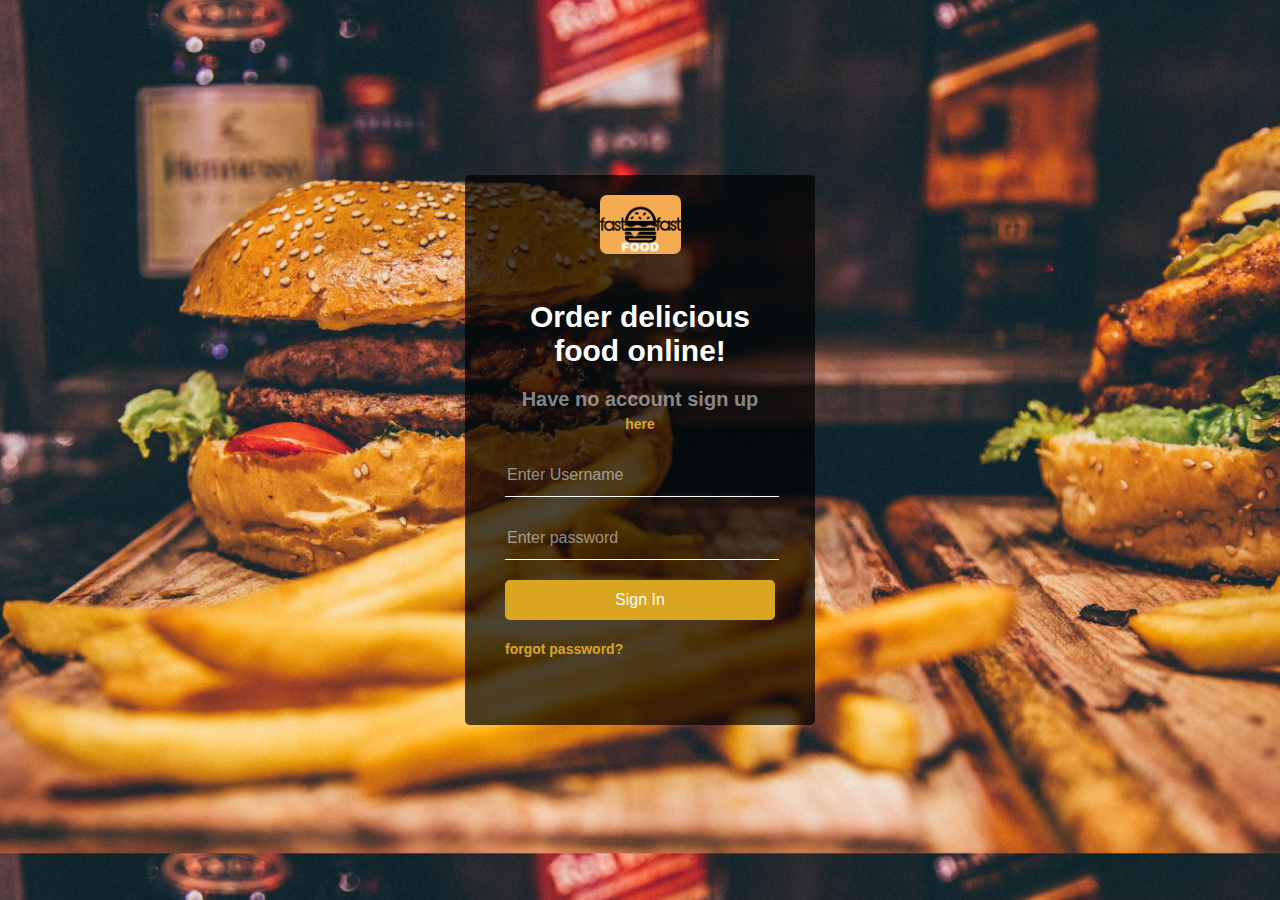
<file: UI/index.html>
<!DOCTYPE html>
<html lang="en">
<head>
    <meta charset="UTF-8">
    <meta name="keywords" content="food, online, delivery">
    <meta name="viewport" content="width=device-width, initial-scale=1.0, maximum-scale=1, user-scalable=no">
    <meta http-equiv="X-UA-Compatible" content="ie=edge, chrome=1">
    <meta name="HandheldFriendly" content="true">
    <title>FastFOODFast | Order Delicious Food Online</title>
    <link rel="stylesheet" type="text/css" href="css/app.css">
</head>
<body>
    <!-- Login form -->
    <form action=" ">
        <div class="loginBox">
            <h2><img src="img/3fs.JPG" width="30%"></h2>
            <h1>Order delicious food online!</h1>
            <h3>Have no account sign up <a href="signup.html">here</a></h3>
            <input type="text" id="username" name="" placeholder="Enter Username" required="">
            <input type="password" id="password" name="" placeholder="Enter password" required="">
            <input type="submit" id="signinButton" name="" value="Sign In">
            <small><a href="#">forgot password?</a></small>
        </div>
    </form> 
    <script src="js/index.js"></script>     
</body>
</html>
</file>
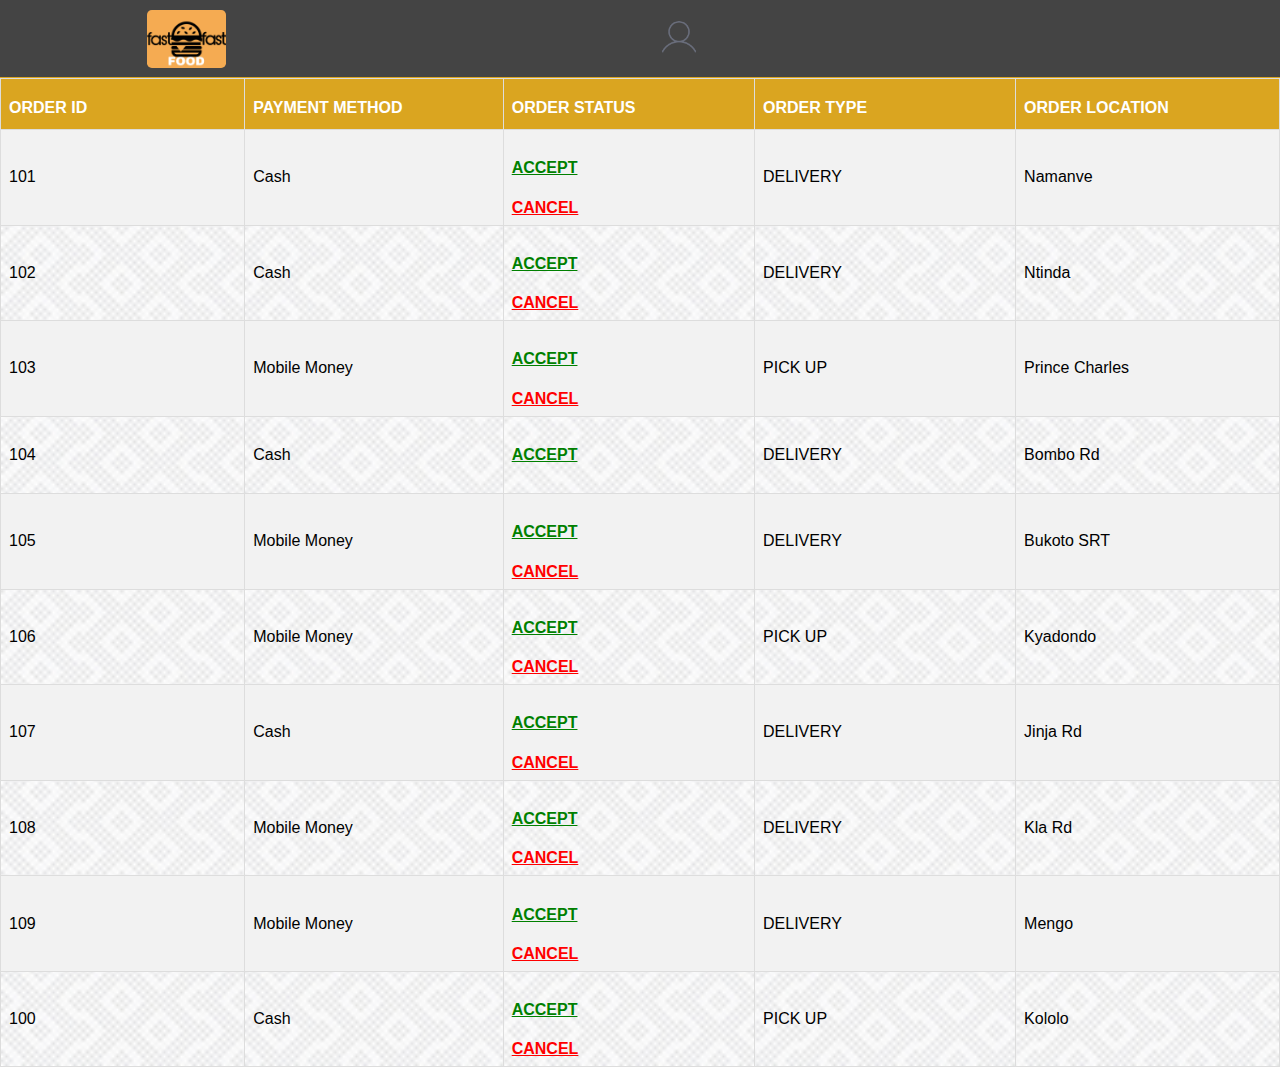
<file: UI/admin.html>
<!DOCTYPE html>
<html lang="en">
<head>
    <meta charset="UTF-8">
    <meta name="keywords" content="food, online, delivery">
    <meta name="viewport" content="width=device-width, initial-scale=1.0, maximum-scale=1, user-scalable=no">
    <meta http-equiv="X-UA-Compatible" content="ie=edge, chrome=1">
    <meta name="HandheldFriendly" content="true">
    <title>FastFOODFast | ADMIN</title>
    <link rel="stylesheet" type="text/css" href="css/dash.css">
    <link rel="stylesheet" type="text/css" href="css/kent.css">
</head>
<body>
    <header class="head">
        <div class="header">
            <!-- Navigation bar-->
            <div id="navigation">
                <img id="logo" src="img/3fs.JPG" width="8%" />
                <div class="dropdown">
                    <button class="dropbtn">
                        <img id="user_icon" src="img/if_user_925901.png" action="history.html">
                    </button>
                    <div class="dropdown-content">
                        <a href="admin_menu.html">Admin Menu</a>
                        <a href="index.html">Log Out</a>
                    </div>
                </div>
            </div>  
        </div>
    </header> 
        <!-- table displays orders and control actions for admin -->
<table id="customers">
    <tr>
      <th id="one">ORDER ID</th>
      <th>PAYMENT METHOD</th>
      <th id="status">ORDER STATUS</th>
      <th>ORDER TYPE</th>
      <th>ORDER LOCATION</th>
    </tr>
    <tr>
      <td>101</td>
      <td>Cash</td>
      <td><h4><a href="#" id="res">ACCEPT</a></h4><b><a href="#" id="ser">CANCEL</a></b></td>
      <td>DELIVERY</td>
      <td>Namanve</td>
    </tr>
    <tr>
      <td>102</td>
      <td>Cash</td>
      <td><h4><a href="#">ACCEPT</a></h4><b><a href="#">CANCEL</a></b></td>
      <td>DELIVERY</td>
      <td>Ntinda</td>
    </tr>
    <tr>
      <td>103</td>
      <td>Mobile Money</td>
      <td><h4><a href="#">ACCEPT</a></h4><b><a href="#">CANCEL</a></b></td>
      <td>PICK UP</td>
      <td>Prince Charles</td>
    </tr>
    <tr>
      <td>104</td>
      <td>Cash</td>
      <td><h4><a href="#" id="res">ACCEPT</a></h4><b><a href="#" id="ser"CANCEL</a></b></td>
      <td>DELIVERY</td>
      <td>Bombo Rd</td>
    </tr>
    <tr>
      <td>105</td>
      <td>Mobile Money</td>
      <td><h4><a href="#">ACCEPT</a></h4><b><a href="#">CANCEL</a></b></td>
      <td>DELIVERY</td>
      <td>Bukoto SRT</td>
    </tr>
    <tr>
      <td>106</td>
      <td>Mobile Money</td>
      <td><h4><a href="#">ACCEPT</a></h4><b><a href="#">CANCEL</a></b></td>
      <td>PICK UP</td>
      <td>Kyadondo</td>
    </tr>
    <tr>
      <td>107</td>
      <td>Cash</td>
      <td><h4><a href="#">ACCEPT</a></h4><b><a href="#">CANCEL</a></b></td>
      <td>DELIVERY</td>
      <td>Jinja Rd</td>
    </tr>
    <tr>
      <td>108</td>
      <td>Mobile Money</td>
      <td><h4><a href="#">ACCEPT</a></h4><b><a href="#">CANCEL</a></b></td>
      <td>DELIVERY</td>
      <td>Kla Rd</td>
    </tr>
    <tr>
      <td>109</td>
      <td>Mobile Money</td>
      <td><h4><a href="#">ACCEPT</a></h4><b><a href="#">CANCEL</a></b></td>
      <td>DELIVERY</td>
      <td>Mengo</td>
    </tr>
    <tr>
      <td>100</td>
      <td>Cash</td>
      <td><h4><a href="#">ACCEPT</a></h4><b><a href="#">CANCEL</a></b></td>
      <td>PICK UP</td>
      <td>Kololo</td>
    </tr>
  </table>
  <script src="js/admin.js"></script>
</body>
</html>
</file>
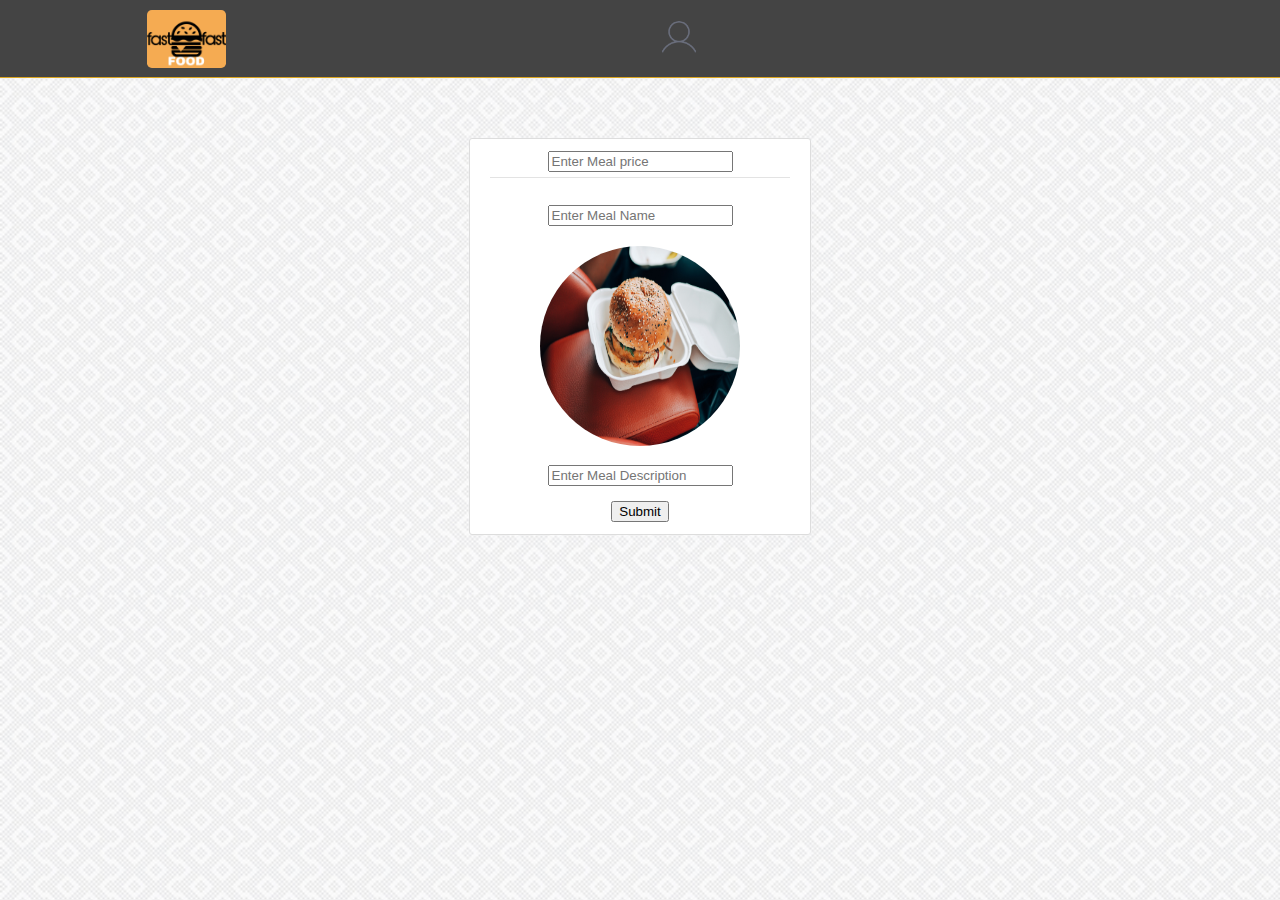
<file: UI/admin_menu.html>
<!DOCTYPE html>
<html lang="en">
<head>
    <meta charset="UTF-8">
    <meta name="keywords" content="food, online, delivery">
    <meta name="viewport" content="width=device-width, initial-scale=1.0, maximum-scale=1, user-scalable=no">
    <meta http-equiv="X-UA-Compatible" content="ie=edge, chrome=1">
    <meta name="HandheldFriendly" content="true">
    <title>FastFOODFast | Make Your Order</title>
    <link rel="stylesheet" type="text/css" href="css/dash.css">
    <link rel="stylesheet" type="text/css" href="css/kent.css">
</head>
<body>
    <header class="head">
        <div class="header">
            <!-- Navigation bar -->
            <img id="logo" src="img/3fs.JPG" width="8%" />
            <div class="dropdown">
                <button class="dropbtn">
                    <img id="user_icon" src="img/if_user_925901.png" action="history.html">
                </button>
                <div class="dropdown-content">
                    <a href="admin.html">Admin Dash</a>
                    <a href="index.html">Log Out</a>
                </div>
            </div>
        </div> 
    </header>

        <div class="menu_section">
<!-- div to add meals to menu  -->
            <div id="meals">
                <div class="menu_item">
                    <div class="snack-data">
                        <small><input type="text" id="meal_price" name="" placeholder="Enter Meal price"></small>
                    </div>
                    <h2 class="snack-title">
                        <input type="text" id="meal_name" name="" placeholder="Enter Meal Name">
                    </h2>
                    <img src="img/burger.jpg" >
                    <p class="snack-content">
                        <input type="text" id="meal_description" name="" placeholder="Enter Meal Description">
                    </p>
                    <input type="submit" id="submitmeal" name="" value="Submit">    
                </div>
            </div>
        </div>    
    <script src="js/admin.js"></script> 
</body>
</html>
</file>
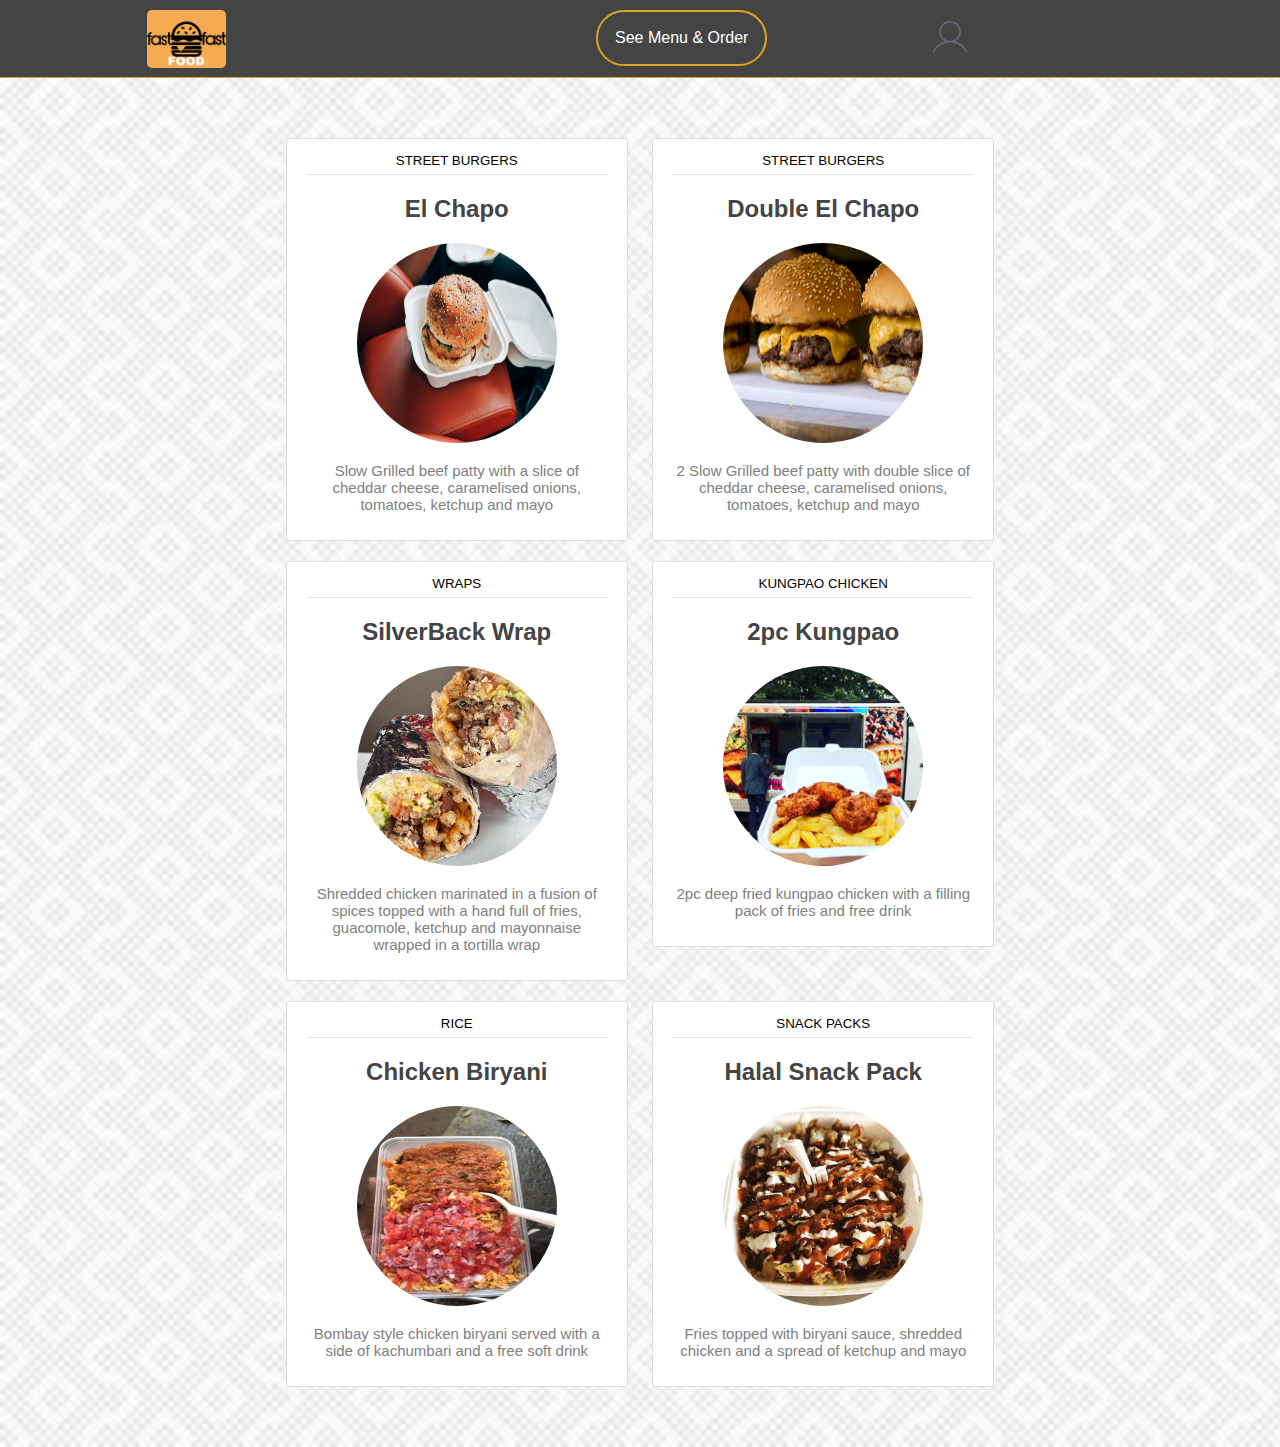
<file: UI/dash.html>
<!DOCTYPE html>
<html lang="en">
<head>
    <meta charset="UTF-8">
    <meta name="keywords" content="food, online, delivery">
    <meta name="viewport" content="width=device-width, initial-scale=1.0, maximum-scale=1, user-scalable=no">
    <meta http-equiv="X-UA-Compatible" content="ie=edge, chrome=1">
    <meta name="HandheldFriendly" content="true">
    <title>FastFOODFast | Make Your Order</title>
    <link rel="stylesheet" type="text/css" href="css/dash.css">
    <link rel="stylesheet" type="text/css" href="css/kent.css">
</head>
<body>
    <header class="head">
        <div class="header">
            <!-- Navigation bar -->
            <img id="logo" src="img/3fs.JPG" width="8%" />
            <a class="button" href="#popup1">See Menu & Order</a>
            <div class="dropdown">
                <button class="dropbtn">
                    <img id="user_icon" src="img/if_user_925901.png" action="history.html">
                </button>
                <div class="dropdown-content">
                    <a href="history.html">Order History</a>
                    <a href="index.html">Log Out</a>
                </div>
            </div>
        </div> 
    </header>

        <div class="menu_section">

            <!-- order modal -->
            <div id="popup1" class="overlay">
                <div class="popup">
                    <h2>Place Your Order</h2>
                    <a class="close" href="#">&times;</a>
                    <div class="content">
                        <div class="form-area-section">
                            <form method="post">
                                <div>
                                    <select name="order-list" id="meals2" class="form-control" placeholder="Select Your meal here">
                                        <option value="burgers">El Chapo</option>
                                        <option value="burgers">Double El Chapo</option>
                                        <option value="wraps">SilverBack Wrap</option>
                                        <option value="chicken">2pc Kungpao</option>
                                        <option value="rice">Chicken Biryani</option>
                                        <option value="snack packs">Halal Snack pack</option>
                                </div>
                                <div>
                                    <input type="number" name="number of order" id="number-of-piece" class="form-control" placeholder="Number of orders">
                                </div>
                                <div>
                                    <input type="radio" id="self-delivery" name="self-delivery" value="self-delivery">
                                    <label for="self-delivery">pickup</label>
                                    <input type="radio" id="delivered" name="delivered" value="delivered">
                                    <label for="delivered">delivery</label>
                                </div>
                                <div>
                                    <select name="Select Your location here" id="location" class="form-control" placeholder="Select Your location here">
                                        <option value="Namanve">Namanve</option>
                                        <option value=">Kololo">Kololo</option>
                                        <option value="Bukoto Strt">Bukoto Strt</option>
                                        <option value="Nakasero">Nakasero</option>
                                        <option value="Kamokya">Kamokya</option>
                                        <option value="Wandegeya">Wandegeya</option>
                                </div>
                                <div>
                                    <input type="submit" name="submit"  value="buy" id="submit" class="button-sunshine-outline-order">
                                </div>
                            </form>    
                        </div>
                    </div>
            
                </div>
            </div>

<!-- menu items displaying images -->
        <div id="meals">
            <div class="menu_item">
                <div class="snack-data">
                    <small>STREET BURGERS</small>
                </div>
                <h2 class="snack-title">El Chapo</h2>
                <img src="img/burger.jpg" >
                <p class="snack-content">Slow Grilled beef patty with a slice of cheddar cheese,
                    caramelised onions, tomatoes, ketchup and mayo</p>
            </div>
            <div class="menu_item">
                <div class="snack-data">
                    <small>STREET BURGERS</small>
                </div>
                <h2 class="snack-title">Double El Chapo</h2>
                <img src="img/double.PNG">
                <p class="snack-content">2 Slow Grilled beef patty with double slice of cheddar cheese,
                    caramelised onions, tomatoes, ketchup and mayo</p>
            </div>
            <div class="menu_item">
                <div class="snack-data">
                    <small>WRAPS</small>
                </div>
                <h2 class="snack-title">SilverBack Wrap</h2>
                <img src="img/silver.JPG">
                <p class="snack-content">Shredded chicken marinated in a fusion 
                    of spices topped with a hand full of fries, 
                        guacomole, ketchup and mayonnaise wrapped in a tortilla wrap</p>
            </div>
            <div class="menu_item">
                <div class="snack-data">
                    <small>KUNGPAO CHICKEN</small>
                </div>
                <h2 class="snack-title">2pc Kungpao</h2>
                <img src="img/kungpao.JPG">
                <p class="snack-content">2pc deep fried kungpao chicken with 
                    a filling pack of fries and free drink</p>
            </div>
            <div class="menu_item">
                <div class="snack-data">
                    <small>RICE</small>
                </div>
                <h2 class="snack-title">Chicken Biryani</h2>
                <img src="img/ricebiryani.JPG">
                <p class="snack-content">Bombay style chicken biryani served with a side of kachumbari 
                    and a free soft drink</p>
            </div>
            <div class="menu_item">
                <div class="snack-data">
                    <small>SNACK PACKS</small>
                </div>
                <h2 class="snack-title">Halal Snack Pack</h2>
                <img src="img/snack.JPG">
                <p class="snack-content">Fries topped with biryani sauce, 
                    shredded chicken and a spread of ketchup and mayo</p>
            </div>
        </div>
        </div>    
            
        <script src="js/dash.js"></script> 
</body>
</html>
</file>
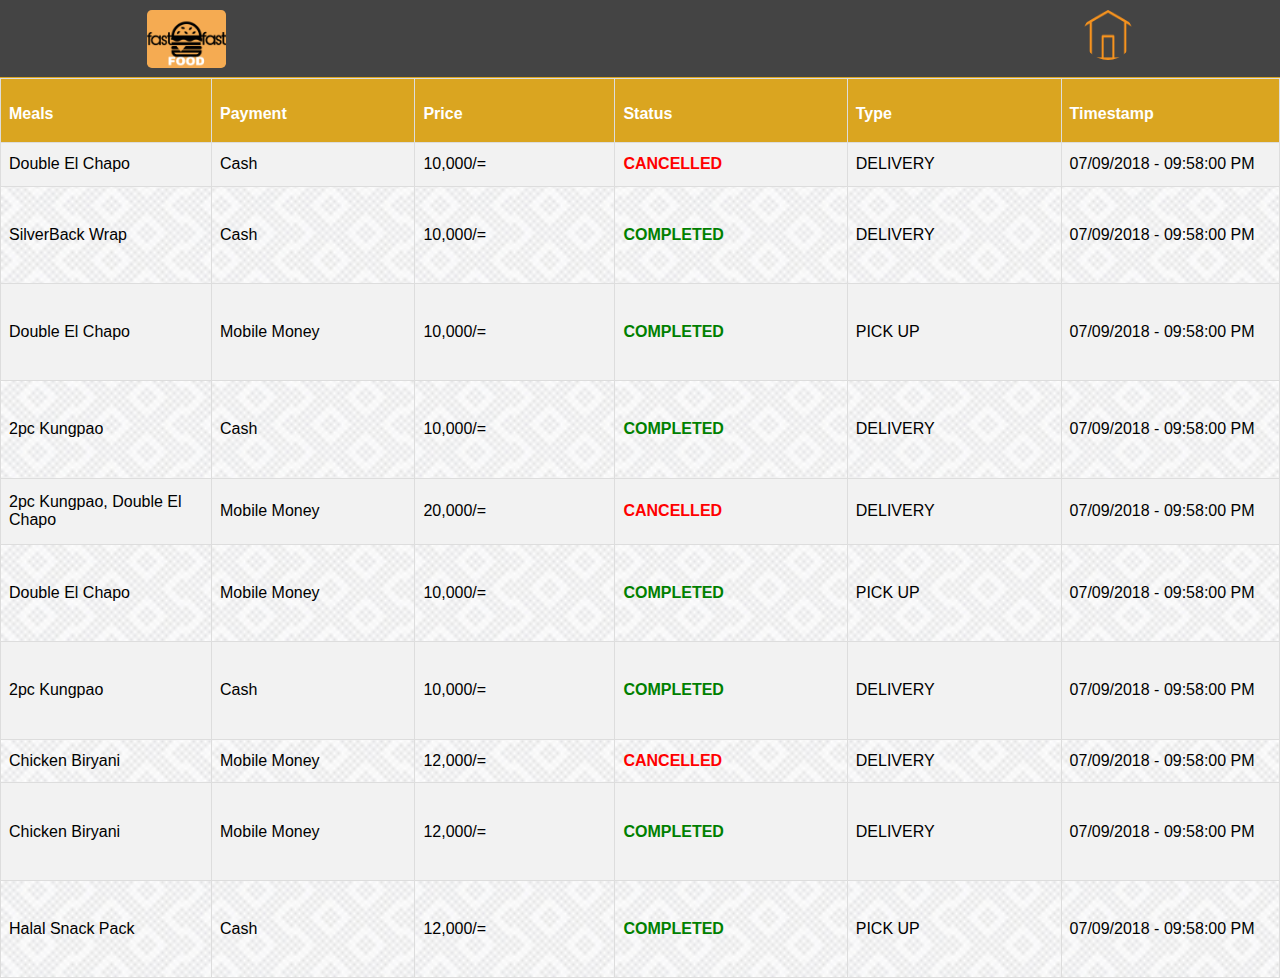
<file: UI/history.html>
<!DOCTYPE html>
<html lang="en">
<head>
    <meta charset="UTF-8">
    <meta name="keywords" content="food, online, delivery">
    <meta name="viewport" content="width=device-width, initial-scale=1.0, maximum-scale=1, user-scalable=no">
    <meta http-equiv="X-UA-Compatible" content="ie=edge, chrome=1">
    <meta name="HandheldFriendly" content="true">
    <title>FastFOODFast | My Orders</title>
    <link rel="stylesheet" type="text/css" href="css/dash.css">
    <link rel="stylesheet" type="text/css" href="css/kent.css">
</head>
<body>
  <!-- Navigation bar-->
    <header class="head">
        <div class="header">
          <img id="logo" src="img/3fs.JPG" width="8%" />
          <a href="dash.html"><img id="home" src="img/asset.png" /></a>
        </div>
    </header>
  <!-- table displays order history -->  
<table id="customers">
    <tr>
      <th>Meals</th>
      <th>Payment</th>
      <th>Price</th>
      <th>Status</th>
      <th>Type</th>
      <th>Timestamp</th>
    </tr>
    <tr>
      <td>Double El Chapo</td>
      <td>Cash</td>
      <td>10,000/=</td>
      <td><b>CANCELLED</b></td>
      <td>DELIVERY</td>
      <td>07/09/2018 - 
        09:58:00 PM</td>
    </tr>
    <tr>
      <td>SilverBack Wrap</td>
      <td>Cash</td>
      <td>10,000/=</td>
      <td><h4>COMPLETED</h4></td>
      <td>DELIVERY</td>
      <td>07/09/2018 - 
        09:58:00 PM</td>
    </tr>
    <tr>
      <td>Double El Chapo</td>
      <td>Mobile Money</td>
      <td>10,000/=</td>
      <td><h4>COMPLETED</h4></td>
      <td>PICK UP</td>
      <td>07/09/2018 - 
        09:58:00 PM</td>
    </tr>
    <tr>
      <td>2pc Kungpao</td>
      <td>Cash</td>
      <td>10,000/=</td>
      <td><h4>COMPLETED</h4></td>
      <td>DELIVERY</td>
      <td>07/09/2018 - 
        09:58:00 PM</td>
    </tr>
    <tr>
      <td>2pc Kungpao, Double El Chapo</td>
      <td>Mobile Money</td>
      <td>20,000/=</td>
      <td><b>CANCELLED</b></td>
      <td>DELIVERY</td>
      <td>07/09/2018 - 
        09:58:00 PM</td>
    </tr>
    <tr>
      <td>Double El Chapo</td>
      <td>Mobile Money</td>
      <td>10,000/=</td>
      <td><h4>COMPLETED</h4></td>
      <td>PICK UP</td>
      <td>07/09/2018 - 
        09:58:00 PM</td>
    </tr>
    <tr>
      <td>2pc Kungpao</td>
      <td>Cash</td>
      <td>10,000/=</td>
      <td><h4>COMPLETED</h4></td>
      <td>DELIVERY</td>
      <td>07/09/2018 - 
        09:58:00 PM</td>
    </tr>
    <tr>
      <td>Chicken Biryani</td>
      <td>Mobile Money</td>
      <td>12,000/=</td>
      <td><b>CANCELLED</b></td>
      <td>DELIVERY</td>
      <td>07/09/2018 - 
        09:58:00 PM</td>
    </tr>
    <tr>
      <td>Chicken Biryani</td>
      <td>Mobile Money</td>
      <td>12,000/=</td>
      <td><h4>COMPLETED</h4></td>
      <td>DELIVERY</td>
      <td>07/09/2018 - 
        09:58:00 PM</td>
    </tr>
    <tr>
      <td>Halal Snack Pack</td>
      <td>Cash</td>
      <td>12,000/=</td>
      <td><h4>COMPLETED</h4></td>
      <td>PICK UP</td>
      <td>07/09/2018 - 
        09:58:00 PM</td>
    </tr>
  </table>
  <script src="js/history.js"></script>
</body>
</html>
</file>
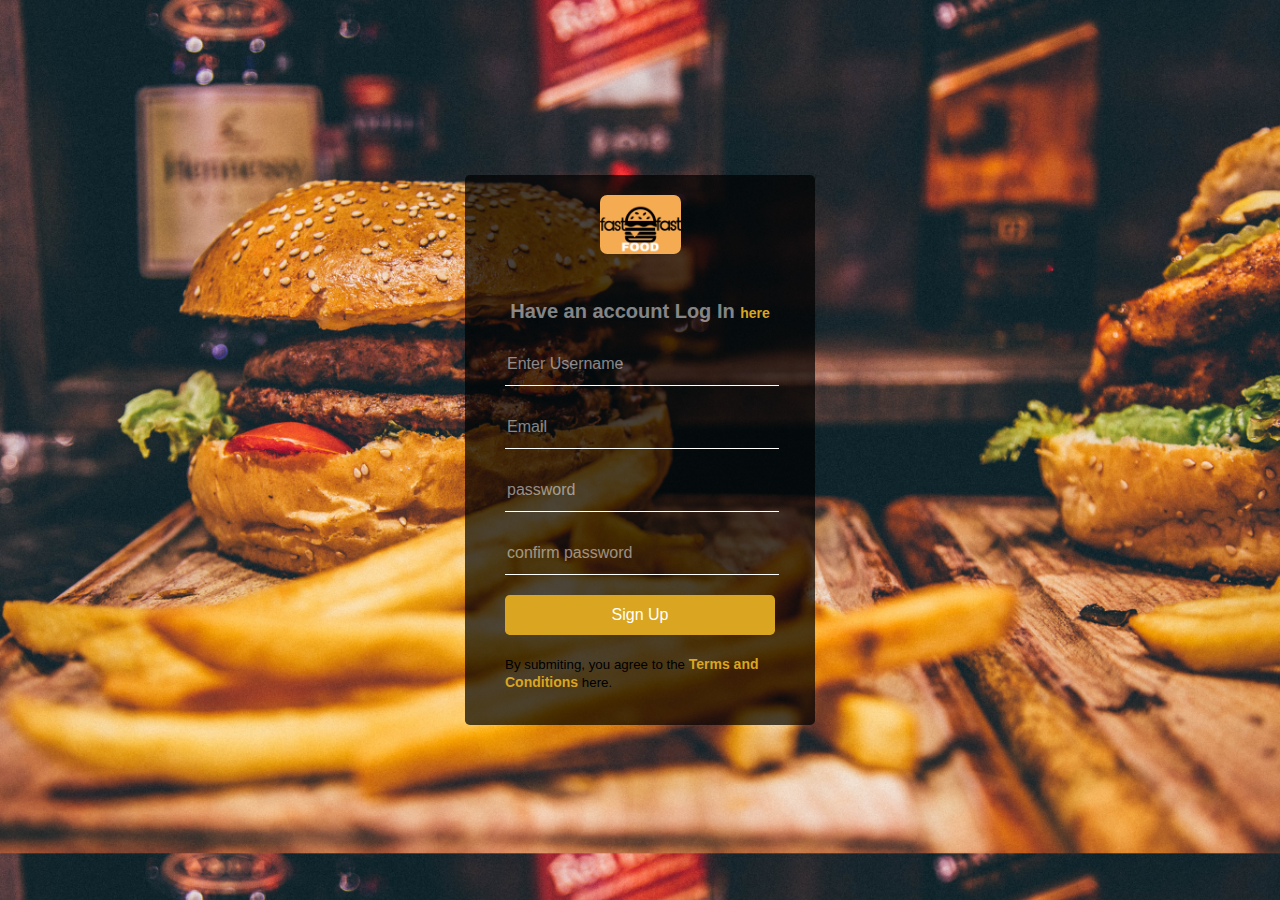
<file: UI/signup.html>
<!DOCTYPE html>
<html lang="en">
    <head>
        <meta charset="UTF-8">
        <meta name="keywords" content="food, online, delivery">
        <meta name="viewport" content="width=device-width, initial-scale=1.0, maximum-scale=1, user-scalable=no">
        <meta http-equiv="X-UA-Compatible" content="ie=edge, chrome=1">
        <meta name="HandheldFriendly" content="true">
        <title>FastFOODFast | Create An Account</title>
        <link rel="stylesheet" type="text/css" href="css/app.css">
    </head>
    <body>
        <!-- Signup form-->
        <form action=" ">
        <div class="loginBox">
            <h2><img src="img/3fs.JPG" width="30%"></h2>
            <h3>Have an account Log In <a href="index.html">here</a></h3>
                <input type="text" id="username" name="" placeholder="Enter Username" required="">
                <input type="email" id="email" name="" placeholder="Email" required="">
                <input type="password" id="password" name="" placeholder="password" required="">
                <input type="password" id="confirmPassword" name="" placeholder="confirm password" required="">
                <input type="submit" id="submitbutton" name="" value="Sign Up">
                <small>By submiting, you agree to the <a href="#">Terms and Conditions</a> here.</small>
        </div>
        </form>
        <script src="js/signup.js"></script>
    </body>
</html>
</file>
<file: UI/css/app.css>
body
{
    margin: 0;
    padding: 0;
    background: url("../img/armando.jpg");
    background-size: cover;
    font-family: -apple-system, BlinkMacSystemFont, 'Segoe UI', Roboto, Oxygen, Ubuntu, Cantarell, 'Open Sans', 'Helvetica Neue', sans-serif
}

.loginBox
{
    position: absolute;
    top: 50%;
    left: 50%;
    transform: translate(-50%,-50%);
    width: 350px;
    height: 550px;
    padding: 0px 40px;
    box-sizing: border-box;
    border-radius: .3em;
    background: rgba(0, 0, 0, .7); 
}

small
{
    text-align: center;
}

h2
{
    margin: 10;
    padding: 0 0 20px;
    color: goldenrod;
    text-align: center; 
}


.loginBox p
{
    margin: 0;
    padding: 0;
    font-weight: bold;
    color: whitesmoke;
}

.loginBox input
{
    width: 100%;
    margin-bottom: 20px
}

.loginBox input[type="text"],
.loginBox input[type="password"],
.loginBox input[type="email"]
{
    border: none;
    border-bottom: 1px solid #fff;
    background: transparent;
    outline: none;
    height: 40px;
    color: #fff;
    font-size: 16px;
}

::placeholder
{
    color: rgba(255, 255, 255, .5)
}

.loginBox input[type="submit"]
{
    border: none;
    outline: none;
    height: 40px;
    color:#fff;
    font-size: 16px;
    background: goldenrod;
    cursor: pointer;
    border-radius: .3em;
}

.loginBox input[type="submit"]:hover
{
    background: orange;
    color: #fff;
} 

.loginBox a
{
    color: goldenrod;
    font-size: 14px;
    font-weight: bold;
    text-decoration: none
}

a:hover{
    color:orange;
}

.loginBox img
{
    border-radius: .3em;
}

.loginBox h1
{
    color: #fff;
    font-size: 30px;
    font-weight: bold;
    text-align: center;
    text-decoration: none;
}

.loginBox h3
{
    color: rgba(255, 255, 255, .5);
    font-size: 20px;
    font-weight: bold;
    text-align: center;
    text-decoration: none;
}

.loginBox small a b
{
    color: green;
    font-size: 20px;
    font-weight: bold;
    text-align: right;
    text-decoration: none;
}
</file>
<file: UI/css/dash.css>
/*    ----   layout css for navigation bar  ----   */

.head{
    background-color: #444444;
    box-shadow: 0 10 20px rgba(0,0,0,.3);
    padding:0;
    height:77px;
    border-bottom: 1px solid goldenrod;
    text-align: center;
}

.header{
    width: 77%;
    margin: 0 auto;
}

#logo{
    float:left;
    border-radius: .3em;
    margin-top: 10px;
    
}

#user_icon {
    float: right;
    margin-top: 10px;
    border-radius: 50%;
    cursor: pointer;
    width: auto;
    height: 40px;
}

#home {
  float: right !important;
  margin-top: 10px;
  width: 50px;
  height: 50px;
  border-radius: 50%;
}

/*    ----   layout css for order pop up  ----   */

  .button {
    font-size: 1em;
    margin: 10px 0 0 370px;
    float: left;
    padding: 17px;
    text-align: center;
    color: #fff;
    border: 2px solid goldenrod;
    border-radius: 100px 100px;
    text-decoration: none;
    cursor: pointer;
    transition: all 0.3s ease-out;
  }

  .button:hover {
    background: orange;
  }
  
  .overlay {
    position: fixed;
    top: 0;
    bottom: 0;
    left: 0;
    right: 0;
    background: rgba(0, 0, 0, 0.7);
    transition: opacity 500ms;
    visibility: hidden;
    opacity: 0;
  }

  .overlay:target {
    visibility: visible;
    opacity: 1;
  }
  
  .popup {
    margin: 70px auto;
    padding: 10px;
    background: #777;
    border-radius: 15px;
    outline: none;
    border: none;
    width: 30%;
    position: relative;
    transition: all 5s ease-in-out;
  }
  
  .popup h2 {
    margin-top: 0;
    color: #fff;
    font-family: -apple-system, BlinkMacSystemFont, 'Segoe UI', Roboto, Oxygen, Ubuntu, Cantarell, 'Open Sans', 'Helvetica Neue', sans-serif
  }

  .popup .close {
    position: absolute;
    top: 20px;
    right: 30px;
    transition: all 200ms;
    font-size: 30px;
    font-weight: bold;
    text-decoration: none;
    color: #333;
  }

  .popup .close:hover {
    color: goldenrod;
  }
  
  .popup .content {
    max-height: 50%;
    overflow: auto;
  }

  
.form-area-section {
  text-align: left;
  margin-top: 0%;
  margin-bottom: 0%;
  background: #777;
  padding: 20px 20px 20px 20px;
  opacity: 0.8;
}

.form-control{
  width: 100%;
  background:gray;
  color:white;
  padding: 10px 5px 10px 5px;
  border-radius: .3em;
  margin: 5px 0px 5px 0px;
  border: none;
  border-bottom: 1px solid #fff;
}

.form-control-order{
  width: 100%;
  background:none;
  color:white;
  padding: 10px 5px 10px 5px;
  border-radius: 5px;
  margin: 5px 0px 5px 0px;
  border: 2px solid white;
}

.button-sunshine-outline-order {
  border: none;
  outline: none;
  height: 40px;
  width: 100%;
  color:#fff;
  font-size: 16px;
  background: goldenrod;
  padding: 10px 30px 10px 30px;
  font-size: 20px;
  cursor: pointer;
  border-radius: .3em;
}

.button-sunshine-outline-order :hover
{
  background: orange;
  color: #fff;
}

.dropbtn {
  background-color: #444444;
  color: white;
  border: none;
  margin: 10px 10px 10px;
  cursor: pointer;
}

.dropdown {
  position: relative;
  display: inline-block;
  border-radius: .3em;
}

.dropdown-content {
  display: none;
  position: absolute;
  background-color: #f9f9f9;
  min-width: 160px;
  box-shadow: 0px 8px 16px 0px rgba(0,0,0,0.2);
  z-index: 1;
}

.dropdown-content a {
  color: black;
  padding: 12px 16px;
  text-decoration: none;
  display: block;
}

.dropdown-content a:hover {background-color: #f1f1f1}

.dropdown:hover .dropdown-content {
  display: block;
}


@media screen and (max-width: 700px){
    #logo{
      width: 70%;
    }  
    .box{
      width: 70%;
    }
    .popup{
      width: 70%;
    }
  }
</file>
<file: UI/css/kent.css>
body{
    margin:0;
    font-family: calibri;
    background: url("../img/back7.jpg");
    background-size: cover;
    font-family: -apple-system, BlinkMacSystemFont, 'Segoe UI', Roboto, Oxygen, Ubuntu, Cantarell, 'Open Sans', 'Helvetica Neue', sans-serif
}

/*    ----   layout css for menu section  ----   */

.menu_section{
    width: 85%;
    margin: 50px auto;
    text-align: center;
}

.menu_section img{
    width: 200px;
    height: 200px;
    border-radius: 50%;
}
.menu_section .menu_item{
    display:inline-table;
}
.menu_item {
    background: #ffffff;
    padding: 12px 20px;
    border: 1px solid #ddd;
    border-radius: 3px;
    margin: 10px;
    width:  300px;
    cursor: pointer; 
}
.menu_item:hover{
    box-shadow: 0 5px 30px goldenrod;
}
.snack-data {
    padding-bottom: 5px;
    margin-bottom: 0;
    border-bottom: 1px solid #e3e3e3;
}
.snack-data a:hover {
    color: #1d1d1d;
    text-decoration: none;
}
.snack-title {
    color: #444444;
    margin:20px 0;
}
.snack-title a:hover {
    color: #1d1d1d;
    text-decoration: none;
}
.snack-content {
    color: gray;
    font-size: 15px;
}

/*    ----   layout css for order history  ----   */

#customers {
    font-family:  -apple-system, BlinkMacSystemFont, 'Segoe UI', 
    Roboto, Oxygen, Ubuntu, Cantarell, 'Open Sans', 'Helvetica Neue', sans-serif;
    border-collapse: collapse;
    width: 100%;
    height: 100vh;
}

#customers td, #customers th {
    border: 1px solid #ddd;
    padding: 8px;
}

#customers td b {
    color: red;
}

#customers td b a{
    color: red;
}

#customers td h4 {
    color: green;
}

#customers td h4 a{
    color: green;
}

#customers tr:nth-child(even){background-color: #f2f2f2;}

#customers tr:hover {background-color: #ddd;}

#customers th {
    width: 100vh;
    padding-top: 20px;
    padding-bottom: 12px;
    text-align: left;
    background-color: goldenrod;
    color: white;
}

.pointer {
    cursor: pointer;
}
</file>
